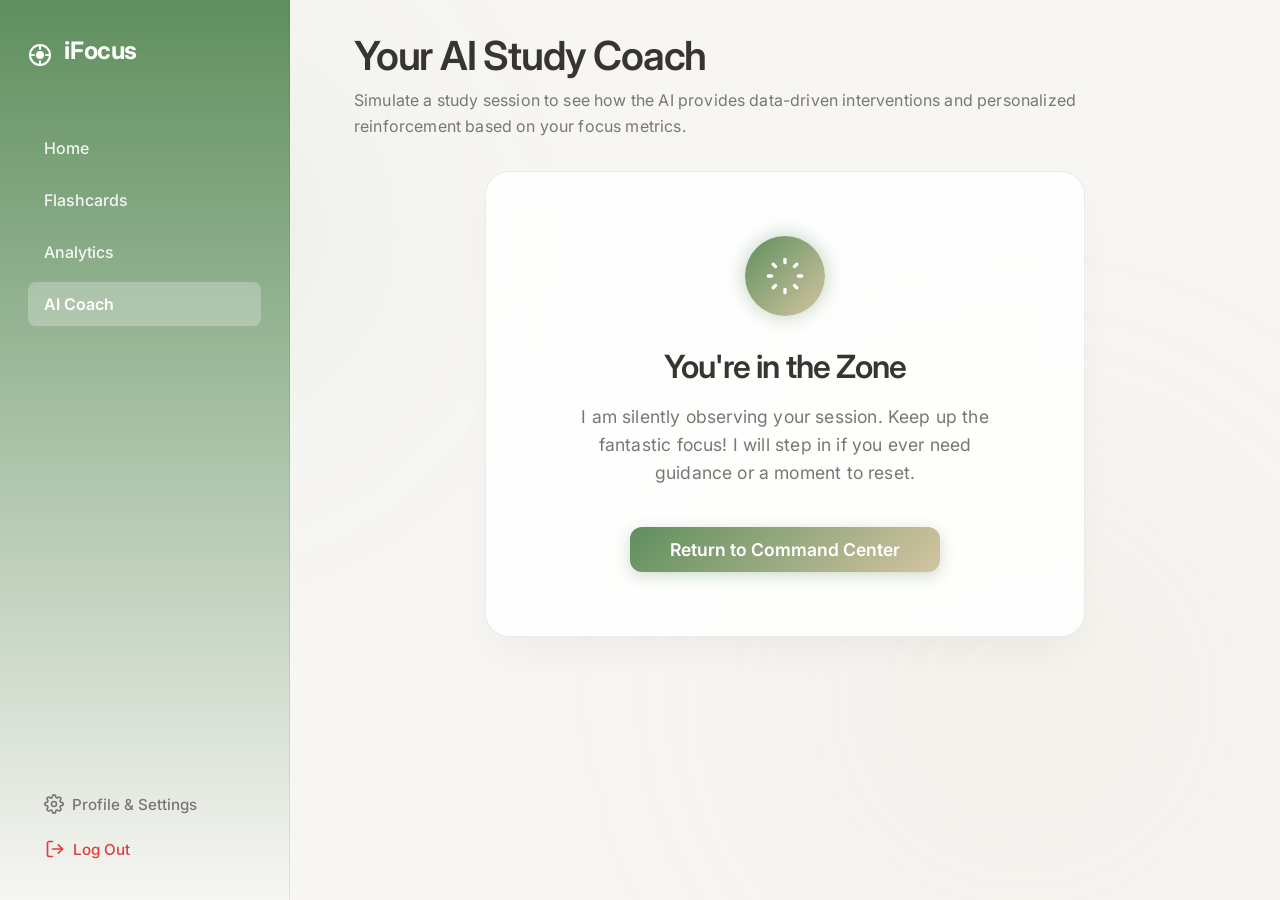
<file: coach.html>
<!DOCTYPE html>
<html lang="en">
<head>
    <meta charset="UTF-8">
    <meta name="viewport" content="width=device-width, initial-scale=1.0">
    <title>iFocus | Motivational AI Coach</title>
    <meta name="description" content="iFocus AI Study Coach — personalized interventions based on your focus metrics.">
    <link rel="stylesheet" href="style.css">
    <!-- Google Fonts -->
    <link rel="preconnect" href="https://fonts.googleapis.com">
    <link rel="preconnect" href="https://fonts.gstatic.com" crossorigin>
    <link href="https://fonts.googleapis.com/css2?family=Inter:wght@300;400;500;600;700&display=swap" rel="stylesheet">
</head>
<body>
    <div class="background-blobs">
        <div class="blob blob-1"></div>
        <div class="blob blob-2"></div>
    </div>

    <div class="app-container">
        <header>
            <div class="logo">
                <svg width="24" height="24" viewBox="0 0 24 24" fill="none" xmlns="http://www.w3.org/2000/svg">
                    <circle cx="12" cy="12" r="10" stroke="currentColor" stroke-width="2"/>
                    <circle cx="12" cy="12" r="4" fill="currentColor"/>
                    <line x1="12" y1="2" x2="12" y2="6" stroke="currentColor" stroke-width="2" stroke-linecap="round"/>
                    <line x1="12" y1="18" x2="12" y2="22" stroke="currentColor" stroke-width="2" stroke-linecap="round"/>
                    <line x1="2" y1="12" x2="6" y2="12" stroke="currentColor" stroke-width="2" stroke-linecap="round"/>
                    <line x1="18" y1="12" x2="22" y2="12" stroke="currentColor" stroke-width="2" stroke-linecap="round"/>
                </svg>
                <h1><span class="logo-accent">i</span>Focus</h1>
            </div>
            
            <nav class="nav-links">
                <a href="command-center.html">Home</a>
                <a href="index.html">Flashcards</a>
                <a href="analytics.html">Analytics</a>
                <a href="coach.html" class="active">AI Coach</a>
            </nav>

            <div class="sidebar-bottom">
                <a href="settings.html" class="sidebar-action">
                    <svg width="20" height="20" viewBox="0 0 24 24" fill="none" stroke="currentColor" stroke-width="2" stroke-linecap="round" stroke-linejoin="round"><circle cx="12" cy="12" r="3"></circle><path d="M19.4 15a1.65 1.65 0 0 0 .33 1.82l.06.06a2 2 0 0 1 0 2.83 2 2 0 0 1-2.83 0l-.06-.06a1.65 1.65 0 0 0-1.82-.33 1.65 1.65 0 0 0-1 1.51V21a2 2 0 0 1-2 2 2 2 0 0 1-2-2v-.09A1.65 1.65 0 0 0 9 19.4a1.65 1.65 0 0 0-1.82.33l-.06.06a2 2 0 0 1-2.83 0 2 2 0 0 1 0-2.83l.06-.06a1.65 1.65 0 0 0 .33-1.82 1.65 1.65 0 0 0-1.51-1H3a2 2 0 0 1-2-2 2 2 0 0 1 2-2h.09A1.65 1.65 0 0 0 4.6 9a1.65 1.65 0 0 0-.33-1.82l-.06-.06a2 2 0 0 1 0-2.83 2 2 0 0 1 2.83 0l.06.06a1.65 1.65 0 0 0 1.82.33H9a1.65 1.65 0 0 0 1-1.51V3a2 2 0 0 1 2-2 2 2 0 0 1 2 2v.09a1.65 1.65 0 0 0 1 1.51 1.65 1.65 0 0 0 1.82-.33l.06-.06a2 2 0 0 1 2.83 0 2 2 0 0 1 0 2.83l-.06.06a1.65 1.65 0 0 0-.33 1.82V9a1.65 1.65 0 0 0 1.51 1H21a2 2 0 0 1 2 2 2 2 0 0 1-2 2h-.09a1.65 1.65 0 0 0-1.51 1z"></path></svg> Profile & Settings
                </a>
                <a href="login.html" class="sidebar-action logout">
                    <svg width="20" height="20" viewBox="0 0 24 24" fill="none" stroke="currentColor" stroke-width="2" stroke-linecap="round" stroke-linejoin="round"><path d="M9 21H5a2 2 0 0 1-2-2V5a2 2 0 0 1 2-2h4"></path><polyline points="16 17 21 12 16 7"></polyline><line x1="21" y1="12" x2="9" y2="12"></line></svg>
                    Log Out
                </a>
            </div>
        </header>

        <main>
            <div class="hero-section" style="margin-bottom: 2rem; text-align: left;">
                <h2 style="font-size: 2.5rem; margin-bottom: 0.5rem;">Your AI Study Coach</h2>
                <p class="subtitle" style="max-width: 800px; margin: 0;">Simulate a study session to see how the AI provides data-driven interventions and personalized reinforcement based on your focus metrics.</p>
            </div>

            <div style="width: 100%; display: flex; justify-content: center;">
                <div id="noInsightState" class="glass-panel" style="text-align: center; padding: 4rem 2rem; max-width: 600px; width: 100%;">
                    <div class="ai-avatar pulse-animation" style="margin: 0 auto 2rem auto; width: 80px; height: 80px;">
                        <svg width="40" height="40" viewBox="0 0 24 24" fill="none" stroke="white" stroke-width="2" stroke-linecap="round" stroke-linejoin="round">
                            <path d="M12 2v2"></path>
                            <path d="M12 20v2"></path>
                            <path d="M4.93 4.93l1.41 1.41"></path>
                            <path d="M17.66 17.66l1.41 1.41"></path>
                            <path d="M2 12h2"></path>
                            <path d="M20 12h2"></path>
                            <path d="M6.34 17.66l-1.41 1.41"></path>
                            <path d="M19.07 4.93l-1.41 1.41"></path>
                        </svg>
                    </div>
                    <h2 style="font-size: 2rem; margin-bottom: 1rem;">You're in the Zone</h2>
                    <p style="color: var(--text-secondary); font-size: 1.1rem; line-height: 1.6; max-width: 450px; margin: 0 auto;">I am silently observing your session. Keep up the fantastic focus! I will step in if you ever need guidance or a moment to reset.</p>
                    <a href="command-center.html" class="btn-primary" style="display: inline-flex; text-decoration: none; margin-top: 2.5rem; padding: 0.75rem 2.5rem; width: auto;">Return to Command Center</a>
                </div>

                <div id="insightState" class="hidden glass-panel" style="text-align: center; padding: 4rem 2rem; max-width: 600px; width: 100%; border-color: var(--warning);">
                    <div class="ai-avatar pulse-animation-warning" style="margin: 0 auto 2rem auto; width: 80px; height: 80px; background: linear-gradient(135deg, var(--warning), #f59e0b);">
                        <svg width="40" height="40" viewBox="0 0 24 24" fill="none" stroke="white" stroke-width="2" stroke-linecap="round" stroke-linejoin="round">
                            <path d="M10.29 3.86L1.82 18a2 2 0 0 0 1.71 3h16.94a2 2 0 0 0 1.71-3L13.71 3.86a2 2 0 0 0-3.42 0z"></path>
                            <line x1="12" y1="9" x2="12" y2="13"></line>
                            <line x1="12" y1="17" x2="12.01" y2="17"></line>
                        </svg>
                    </div>
                    <h2 style="font-size: 2rem; margin-bottom: 1.5rem; color: var(--warning);">Coach Intervention</h2>
                    <p id="insightReason" style="font-size: 1.2rem; color: var(--text-primary); line-height: 1.6; margin-bottom: 2rem;"></p>
                    
                    <div style="background: rgba(95, 143, 94, 0.05); padding: 1.5rem; border-radius: var(--radius-md); margin-bottom: 2.5rem; border: 1px solid rgba(95, 143, 94, 0.2);">
                        <h3 style="color: var(--primary-accent); margin-bottom: 0.5rem;">Action Plan</h3>
                        <p id="coachRecommendation" style="color: var(--text-secondary); line-height: 1.6; font-size: 0.95rem;">We recommend pausing your current task. Take a 5-minute deep breathing break away from the screen before attempting to refocus.</p>
                    </div>

                    <div style="display: flex; gap: 1rem; justify-content: center;">
                        <a id="returnHomeBtn" href="command-center.html" class="btn-primary" style="text-decoration: none; margin: 0; width: auto; padding: 0.75rem 2rem;">Return to Home</a>
                    </div>
                </div>
            </div>
        </main>
    </div>

    <script src="coach.js"></script>
    <script src="global-timer.js?v=2"></script>
</body>
</html>
</file>
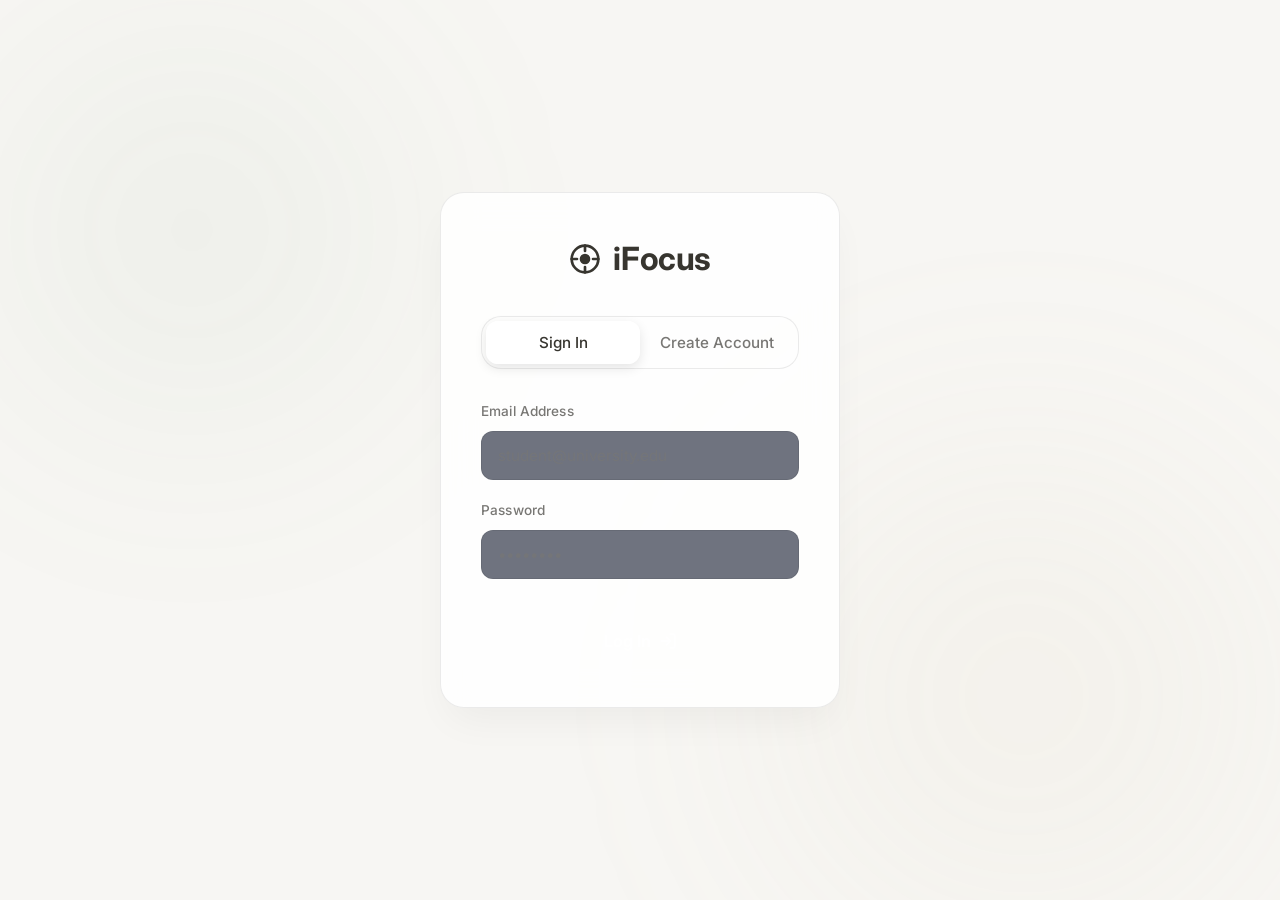
<file: login.html>
<!DOCTYPE html>
<html lang="en">
<head>
    <meta charset="UTF-8">
    <meta name="viewport" content="width=device-width, initial-scale=1.0">
    <title>iFocus | Login</title>
    <meta name="description" content="Login to iFocus">
    <link rel="stylesheet" href="style.css">
    <link rel="preconnect" href="https://fonts.googleapis.com">
    <link rel="preconnect" href="https://fonts.gstatic.com" crossorigin>
    <link href="https://fonts.googleapis.com/css2?family=Inter:wght@300;400;500;600;700&display=swap" rel="stylesheet">
    <style>
        body {
            display: flex;
            align-items: center;
            justify-content: center;
            min-height: 100vh;
            margin: 0;
            overflow: hidden;
        }

        .auth-container {
            width: 100%;
            max-width: 400px;
            padding: 2.5rem;
            text-align: center;
            animation: slideUpFade 0.6s cubic-bezier(0.16, 1, 0.3, 1) forwards;
        }

        .auth-logo {
            display: flex;
            align-items: center;
            justify-content: center;
            gap: 0.75rem;
            margin-bottom: 2rem;
            color: var(--text-primary);
        }

        .auth-logo h1 {
            font-size: 2rem;
            font-weight: 700;
            margin: 0;
            letter-spacing: -0.5px;
        }

        .auth-logo span {
            color: var(--primary);
        }

        .auth-tabs {
            display: flex;
            background: rgba(255, 255, 255, 0.03);
            border-radius: var(--radius-lg);
            padding: 0.25rem;
            margin-bottom: 2rem;
            border: 1px solid var(--glass-border);
        }

        .auth-tab {
            flex: 1;
            padding: 0.75rem;
            border: none;
            background: transparent;
            color: var(--text-secondary);
            font-size: 0.95rem;
            font-weight: 500;
            border-radius: var(--radius-md);
            cursor: pointer;
            transition: all 0.3s ease;
        }

        .auth-tab.active {
            background: var(--glass-bg);
            color: var(--text-primary);
            box-shadow: 0 4px 12px rgba(0,0,0,0.1);
        }

        .auth-form {
            display: flex;
            flex-direction: column;
            gap: 1.25rem;
            text-align: left;
        }

        .input-group {
            display: flex;
            flex-direction: column;
            gap: 0.5rem;
        }

        .input-group label {
            font-size: 0.85rem;
            font-weight: 500;
            color: var(--text-secondary);
        }

        .input-field {
            width: 100%;
            padding: 0.875rem 1rem;
            background: rgba(15, 23, 42, 0.6);
            border: 1px solid var(--glass-border);
            border-radius: var(--radius-md);
            color: var(--text-primary);
            font-size: 0.95rem;
            transition: all 0.2s ease;
            box-sizing: border-box;
        }

        .input-field:focus {
            outline: none;
            border-color: var(--primary);
            box-shadow: 0 0 0 3px rgba(16, 185, 129, 0.1);
        }

        .auth-btn {
            margin-top: 1rem;
            width: 100%;
            padding: 1rem;
            background: var(--primary);
            color: white;
            border: none;
            border-radius: var(--radius-md);
            font-weight: 600;
            font-size: 1rem;
            cursor: pointer;
            transition: all 0.2s ease;
            display: flex;
            justify-content: center;
            align-items: center;
            gap: 0.5rem;
        }

        .auth-btn:hover {
            background: var(--primary-accent);
            transform: translateY(-1px);
            box-shadow: 0 4px 12px rgba(16, 185, 129, 0.2);
        }

        @keyframes slideUpFade {
            from { opacity: 0; transform: translateY(20px); }
            to { opacity: 1; transform: translateY(0); }
        }
    </style>
</head>
<body>
    <div class="background-blobs">
        <div class="blob blob-1"></div>
        <div class="blob blob-2"></div>
    </div>

    <div class="glass-panel auth-container">
        <div class="auth-logo">
            <svg width="32" height="32" viewBox="0 0 24 24" fill="none" xmlns="http://www.w3.org/2000/svg">
                <circle cx="12" cy="12" r="10" stroke="currentColor" stroke-width="2"/>
                <circle cx="12" cy="12" r="4" fill="currentColor"/>
                <line x1="12" y1="2" x2="12" y2="6" stroke="currentColor" stroke-width="2" stroke-linecap="round"/>
                <line x1="12" y1="18" x2="12" y2="22" stroke="currentColor" stroke-width="2" stroke-linecap="round"/>
                <line x1="2" y1="12" x2="6" y2="12" stroke="currentColor" stroke-width="2" stroke-linecap="round"/>
                <line x1="18" y1="12" x2="22" y2="12" stroke="currentColor" stroke-width="2" stroke-linecap="round"/>
            </svg>
            <h1><span>i</span>Focus</h1>
        </div>

        <div class="auth-tabs">
            <button class="auth-tab active" id="tabLogin">Sign In</button>
            <button class="auth-tab" id="tabRegister">Create Account</button>
        </div>

        <form class="auth-form" id="loginForm">
            <div class="input-group">
                <label>Email Address</label>
                <input type="email" class="input-field" placeholder="student@university.edu" required>
            </div>
            <div class="input-group">
                <label>Password</label>
                <input type="password" class="input-field" placeholder="••••••••" required>
            </div>
            <button type="submit" class="auth-btn">
                Log In
                <svg width="18" height="18" viewBox="0 0 24 24" fill="none" stroke="currentColor" stroke-width="2" stroke-linecap="round" stroke-linejoin="round"><path d="M15 3h4a2 2 0 0 1 2 2v14a2 2 0 0 1-2 2h-4"></path><polyline points="10 17 15 12 10 7"></polyline><line x1="15" y1="12" x2="3" y2="12"></line></svg>
            </button>
        </form>

        <form class="auth-form" id="registerForm" style="display: none;">
            <div class="input-group">
                <label>Full Name</label>
                <input type="text" class="input-field" placeholder="John Doe">
            </div>
            <div class="input-group">
                <label>Email Address</label>
                <input type="email" class="input-field" placeholder="student@university.edu">
            </div>
            <div class="input-group">
                <label>Password</label>
                <input type="password" class="input-field" placeholder="Create a password">
            </div>
            <button type="submit" class="auth-btn">
                Create Account
                <svg width="18" height="18" viewBox="0 0 24 24" fill="none" stroke="currentColor" stroke-width="2" stroke-linecap="round" stroke-linejoin="round"><path d="M16 21v-2a4 4 0 0 0-4-4H5a4 4 0 0 0-4 4v2"></path><circle cx="8.5" cy="7" r="4"></circle><line x1="20" y1="8" x2="20" y2="14"></line><line x1="23" y1="11" x2="17" y2="11"></line></svg>
            </button>
        </form>
    </div>

    <script>
        const tabLogin = document.getElementById('tabLogin');
        const tabRegister = document.getElementById('tabRegister');
        const loginForm = document.getElementById('loginForm');
        const registerForm = document.getElementById('registerForm');

        tabLogin.addEventListener('click', () => {
            tabLogin.classList.add('active');
            tabRegister.classList.remove('active');
            loginForm.style.display = 'flex';
            registerForm.style.display = 'none';
        });

        tabRegister.addEventListener('click', () => {
            tabRegister.classList.add('active');
            tabLogin.classList.remove('active');
            registerForm.style.display = 'flex';
            loginForm.style.display = 'none';
        });

        loginForm.addEventListener('submit', (e) => {
            e.preventDefault();
            // Redirect to home dashboard
            window.location.href = 'command-center.html';
        });

        registerForm.addEventListener('submit', (e) => {
            e.preventDefault();
            // Redirect to home dashboard
            window.location.href = 'command-center.html';
        });
    </script>
</body>
</html>
</file>
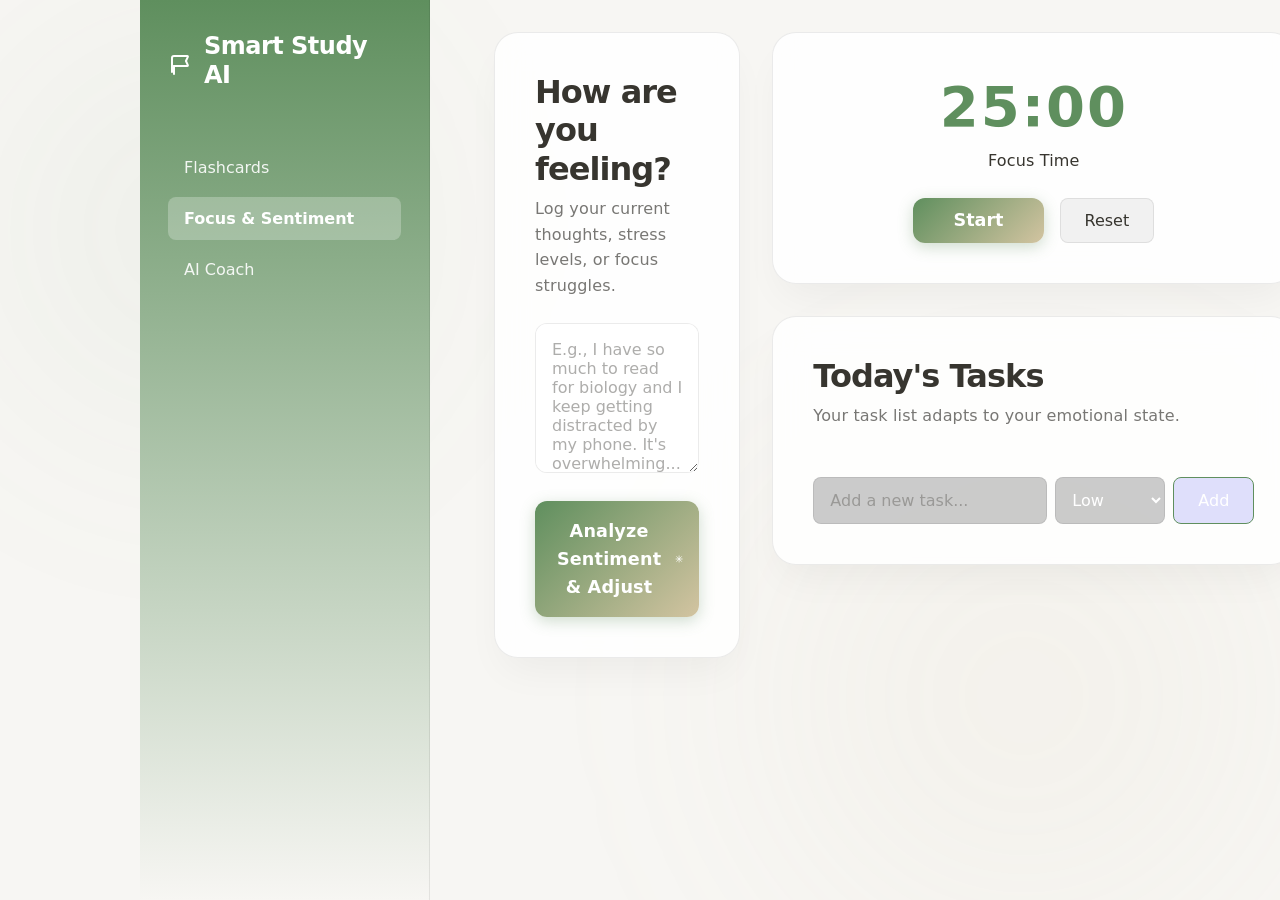
<file: sentiment.html>
<!DOCTYPE html>
<html lang="en">
<head>
    <meta charset="UTF-8">
    <meta name="viewport" content="width=device-width, initial-scale=1.0">
    <title>Smart Study AI | Focus & Sentiment</title>
    <link rel="stylesheet" href="style.css">
    <link rel="preconnect" href="https://fonts.googleapis.com">
    <link rel="preconnect" href="https://fonts.gstatic.com" crossorigin>
    <link href="https://fonts.googleapis.com/css2?family=Outfit:wght@300;400;500;600;700&display=swap" rel="stylesheet">
    <style>
        .sentiment-container {
            display: grid;
            grid-template-columns: 1.2fr 1fr;
            gap: 2rem;
            width: 100%;
        }
        @media (max-width: 768px) {
            .sentiment-container {
                grid-template-columns: 1fr;
            }
        }
        
        .task-list {
            margin-top: 1.5rem;
            display: flex;
            flex-direction: column;
            gap: 1rem;
        }
        .task-item {
            background: rgba(0,0,0,0.2);
            border: 1px solid var(--glass-border);
            padding: 1.25rem;
            border-radius: 12px;
            display: flex;
            justify-content: space-between;
            align-items: center;
            transition: all 0.4s ease;
        }
        .task-item.high-effort {
            border-left: 4px solid var(--error);
        }
        .task-item.medium-effort {
            border-left: 4px solid #f59e0b;
        }
        .task-item.quick-win {
            border-left: 4px solid var(--success);
        }
        
        .intervention-card {
            background: rgba(99, 102, 241, 0.1);
            border: 1px solid var(--primary-accent);
            padding: 1.5rem;
            border-radius: 12px;
            margin-top: 1.5rem;
            animation: fadeIn 0.5s ease;
        }
        
        .state-badge {
            display: inline-block;
            padding: 0.35rem 1rem;
            border-radius: 20px;
            font-size: 0.9rem;
            font-weight: 600;
            margin-bottom: 1rem;
        }
        .state-Stressed { background: rgba(239, 68, 68, 0.2); color: #fca5a5; }
        .state-Distracted { background: rgba(245, 158, 11, 0.2); color: #fcd34d; }
        .state-Engaged { background: rgba(16, 185, 129, 0.2); color: #6ee7b7; }
        .state-Motivated { background: rgba(99, 102, 241, 0.2); color: #a5b4fc; }
    </style>
</head>
<body>
    <div class="background-blobs">
        <div class="blob blob-1"></div>
        <div class="blob blob-2"></div>
    </div>

    <div class="app-container" style="max-width: 1000px;">
        <header>
            <div class="logo">
                <svg width="24" height="24" viewBox="0 0 24 24" fill="none" xmlns="http://www.w3.org/2000/svg">
                    <path d="M4 19V5C4 3.89543 4.89543 3 6 3H19.4C19.8319 3 20.1066 3.44754 19.9238 3.8443L18 8L19.9238 12.1557C20.1066 12.5525 19.8319 13 19.4 13H6" stroke="currentColor" stroke-width="2" stroke-linecap="round" stroke-linejoin="round"/>
                    <path d="M6 13V21" stroke="currentColor" stroke-width="2" stroke-linecap="round" stroke-linejoin="round"/>
                </svg>
                <h1>Smart Study AI</h1>
            </div>
            <nav class="nav-links">
                <a href="index.html">Flashcards</a>
                <a href="sentiment.html" class="active">Focus & Sentiment</a>
                <a href="coach.html">AI Coach</a>
            </nav>
            <div class="settings">
                <!-- Keep settings space empty for layout balance -->
                <div style="width:44px;"></div>
            </div>
        </header>

        <main class="sentiment-container">
            <div class="left-col" style="display: flex; flex-direction: column; gap: 2rem;">
                <div class="glass-panel">
                    <h2>How are you feeling?</h2>
                    <p class="subtitle" style="margin-bottom: 1.5rem;">Log your current thoughts, stress levels, or focus struggles.</p>
                    <textarea id="reflectionInput" placeholder="E.g., I have so much to read for biology and I keep getting distracted by my phone. It's overwhelming..." style="height: 150px; margin-bottom: 1.5rem;"></textarea>
                    
                    <button id="analyzeBtn" class="btn-primary" style="margin-top: 0;">
                        <span class="btn-text">Analyze Sentiment & Adjust</span>
                        <svg class="sparkle" width="20" height="20" viewBox="0 0 24 24" fill="none" stroke="currentColor" stroke-width="2" stroke-linecap="round" stroke-linejoin="round"><path d="M12 3v18"></path><path d="M3 12h18"></path><path d="M19 5l-14 14"></path><path d="M5 5l14 14"></path></svg>
                    </button>
                </div>

                <div class="glass-panel hidden" id="interventionSection">
                    <h2>AI Intervention</h2>
                    <div id="interventionContent" class="intervention-card">
                        <!-- Filled by JS -->
                    </div>
                </div>
            </div>

            <div class="right-col">
                <div class="glass-panel" style="margin-bottom: 2rem; text-align: center;">
                    <h2 id="timerDisplay" style="font-size: 3.5rem; font-weight: 700; color: var(--primary-accent); font-variant-numeric: tabular-nums; letter-spacing: 2px;">25:00</h2>
                    <p id="timerLabel" class="subtitle" style="margin-bottom: 1.5rem; color: var(--text-primary);">Focus Time</p>
                    
                    <div style="display: flex; justify-content: center; gap: 1rem;">
                        <button id="startTimerBtn" class="btn-primary" style="width: auto; padding: 0.75rem 2.5rem; margin-top: 0; font-size: 1.1rem;">Start</button>
                        <button id="resetTimerBtn" class="btn-secondary" style="padding: 0.75rem 1.5rem;">Reset</button>
                    </div>
                </div>

                <div class="glass-panel">
                    <h2>Today's Tasks</h2>
                    <p class="subtitle" style="margin-bottom: 0.5rem;">Your task list adapts to your emotional state.</p>
                    
                    <div class="task-list" id="taskList">
                        <!-- Filled by JS -->
                    </div>

                    <div style="display: flex; gap: 0.5rem; margin-top: 1.5rem;">
                        <input type="text" id="newTaskInput" placeholder="Add a new task..." style="flex: 1; background: rgba(0,0,0,0.2); border: 1px solid var(--glass-border); border-radius: 8px; padding: 0.75rem 1rem; color: white;">
                        <select id="newTaskEffort" style="background: rgba(0,0,0,0.2); border: 1px solid var(--glass-border); border-radius: 8px; padding: 0.75rem; color: white; outline: none; cursor: pointer;">
                            <option value="Low (Quick Win)" style="background: var(--bg-color);">Low</option>
                            <option value="Medium" style="background: var(--bg-color);">Medium</option>
                            <option value="High" style="background: var(--bg-color);">High</option>
                        </select>
                        <button id="addTaskBtn" class="btn-secondary" style="padding: 0.75rem 1.5rem; background: rgba(99, 102, 241, 0.2); border-color: var(--primary-accent); color: white;">Add</button>
                    </div>
                </div>
            </div>
        </main>
    </div>

    <script src="sentiment.js"></script>
</body>
</html>
</file>
<file: style.css>
:root {
    --bg-color: #f7f6f3;
    --bg-surface: #ffffff;
    --text-primary: #37352f;
    --text-secondary: #787774;
    --primary-accent: #5f8f5e;
    --primary-hover: #4e7a4d;
    --secondary-accent: #d3c4a1;
    --glass-bg: rgba(255, 255, 255, 0.85);
    --glass-border: rgba(0, 0, 0, 0.08);
    --card-front: #ffffff;
    --card-back: #eef1e6;
    --success: #0f7b6c;
    --warning: #d97706;
    --error: #e03e3e;
    --radius-sm: 8px;
    --radius-md: 12px;
    --radius-lg: 20px;
    --radius-xl: 24px;
}

* {
    margin: 0;
    padding: 0;
    box-sizing: border-box;
    font-family: 'Inter', system-ui, -apple-system, sans-serif;
}

input, button, textarea, select {
    font-family: inherit;
    font-size: inherit;
    color: inherit;
}

body {
    background-color: var(--bg-color);
    color: var(--text-primary);
    min-height: 100vh;
    display: flex;
    justify-content: center;
    overflow-x: hidden;
    position: relative;
    -webkit-font-smoothing: antialiased;
    -moz-osx-font-smoothing: grayscale;
}

/* ===== Typography Base ===== */
h1, h2, h3, h4, h5, h6 {
    color: var(--text-primary);
    font-weight: 700;
    line-height: 1.2;
    letter-spacing: -0.03em;
    margin-bottom: 0.5rem;
}

h1 {
    font-size: 2.5rem;
}

h2 {
    font-size: 2rem;
}

h3 {
    font-size: 1.25rem;
    font-weight: 600;
    letter-spacing: -0.01em;
}

p, li, label, span {
    line-height: 1.6;
    letter-spacing: 0.01em;
}

p {
    margin-bottom: 1rem;
    color: var(--text-secondary);
}

p:last-child {
    margin-bottom: 0;
}

strong, b {
    font-weight: 600;
    color: var(--text-primary);
}

/* ===== Background Effects ===== */
.background-blobs {
    position: fixed;
    top: 0;
    left: 0;
    width: 100vw;
    height: 100vh;
    z-index: -1;
    overflow: hidden;
}

.blob {
    position: absolute;
    filter: blur(100px);
    border-radius: 50%;
    opacity: 0.5;
    animation: float 20s infinite alternate;
}

.blob-1 {
    top: -10%;
    left: -10%;
    width: 50vw;
    height: 50vw;
    background: radial-gradient(circle, rgba(95,143,94,0.15) 0%, rgba(255,255,255,0) 70%);
}

.blob-2 {
    bottom: -20%;
    right: -10%;
    width: 60vw;
    height: 60vw;
    background: radial-gradient(circle, rgba(211,196,161,0.2) 0%, rgba(255,255,255,0) 70%);
    animation-delay: -10s;
}

@keyframes float {
    0% { transform: translate(0, 0) scale(1); }
    100% { transform: translate(5%, 10%) scale(1.1); }
}

/* ===== App Container ===== */
.app-container {
    width: 100%;
    padding: 0;
    display: flex;
    flex-direction: row;
    gap: 0;
    align-items: flex-start;
}

.app-container.wide {
    width: 100%;
}

/* ===== Sidebar Header ===== */
header {
    display: flex;
    flex-direction: column;
    width: 290px;
    height: 100vh;
    position: sticky;
    top: 0;
    flex-shrink: 0;
    background: linear-gradient(180deg, var(--primary-accent) 0%, var(--bg-color) 100%);
    padding: 2rem 1.75rem;
    box-sizing: border-box;
    border-right: 1px solid var(--glass-border);
}

.logo {
    display: flex;
    align-items: center;
    gap: 0.75rem;
    color: #ffffff;
    margin-bottom: 3rem;
}

.logo h1 {
    font-size: 1.5rem;
    font-weight: 700;
    color: #ffffff;
    letter-spacing: -0.5px;
}

.logo .logo-accent {
    background: none;
    -webkit-background-clip: border-box;
    -webkit-text-fill-color: #ffffff;
    background-clip: border-box;
    color: #ffffff;
}

.nav-links {
    display: flex;
    flex-direction: column;
    gap: 0.5rem;
}

.nav-links a {
    color: rgba(255, 255, 255, 0.9);
    text-decoration: none;
    font-weight: 500;
    font-size: 1rem;
    transition: all 0.25s ease;
    padding: 0.75rem 1rem;
    border-radius: var(--radius-sm);
    display: block;
}

.nav-links a:hover {
    color: #ffffff;
    background: rgba(255, 255, 255, 0.15);
}

.nav-links a.active {
    color: #ffffff;
    background: rgba(255, 255, 255, 0.25);
    font-weight: 600;
}

.sidebar-bottom {
    margin-top: auto;
    display: flex;
    flex-direction: column;
    gap: 0.5rem;
}

.sidebar-bottom a {
    color: var(--text-secondary);
    text-decoration: none;
    font-weight: 500;
    font-size: 0.95rem;
    transition: all 0.25s ease;
    padding: 0.5rem 1rem;
    border-radius: var(--radius-sm);
    display: flex;
    align-items: center;
    gap: 0.5rem;
}

.sidebar-bottom a:hover {
    color: var(--text-primary);
    background: rgba(0, 0, 0, 0.05);
}

.sidebar-bottom a.logout {
    color: var(--error);
    background: transparent;
    border: 1px solid transparent;
}

.sidebar-bottom a.logout:hover {
    background: rgba(224, 62, 62, 0.1);
    color: var(--error);
}

main {
    flex: 1;
    min-width: 0; /* Prevents flex children from overflowing */
    padding: 2rem 4rem;
}

/* ===== Glassmorphism Panels ===== */
.glass-panel {
    background: var(--glass-bg);
    backdrop-filter: blur(16px);
    -webkit-backdrop-filter: blur(16px);
    border: 1px solid var(--glass-border);
    border-radius: var(--radius-xl);
    padding: 2.5rem;
    box-shadow: 0 20px 40px -10px rgba(0, 0, 0, 0.05);
    transition: all 0.4s cubic-bezier(0.4, 0, 0.2, 1);
}

.hidden {
    display: none !important;
}

/* ===== Typography ===== */
h2 {
    font-size: 2rem;
    font-weight: 600;
    margin-bottom: 0.5rem;
}

.subtitle {
    color: var(--text-secondary);
    margin-bottom: 2rem;
}

/* ===== Tabs ===== */
.tabs {
    display: flex;
    gap: 1rem;
    margin-bottom: 1.5rem;
    border-bottom: 1px solid var(--glass-border);
    padding-bottom: 1rem;
}

.tab {
    background: transparent;
    border: none;
    color: var(--text-secondary);
    font-size: 1rem;
    font-weight: 500;
    cursor: pointer;
    padding: 0.5rem 1rem;
    border-radius: var(--radius-sm);
    transition: all 0.2s ease;
}

.tab:hover {
    color: var(--text-primary);
    background: rgba(0, 0, 0, 0.05);
}

.tab.active {
    color: var(--primary-accent);
    background: rgba(95, 143, 94, 0.1);
}

.tab-content {
    display: none;
    animation: fadeIn 0.3s ease;
}

.tab-content.active {
    display: block;
}

@keyframes fadeIn {
    from { opacity: 0; transform: translateY(10px); }
    to { opacity: 1; transform: translateY(0); }
}

@keyframes slideUp {
    from { opacity: 0; transform: translateY(20px); }
    to { opacity: 1; transform: translateY(0); }
}

@keyframes pulse {
    0%, 100% { opacity: 1; }
    50% { opacity: 0.6; }
}

/* ===== Inputs ===== */
textarea {
    width: 100%;
    height: 200px;
    background: var(--bg-surface);
    border: 1px solid var(--glass-border);
    border-radius: var(--radius-md);
    padding: 1rem;
    color: var(--text-primary);
    font-size: 1rem;
    resize: vertical;
    transition: border-color 0.2s ease;
}

textarea:focus {
    outline: none;
    border-color: var(--primary-accent);
}

.file-drop-zone {
    width: 100%;
    height: 200px;
    border: 2px dashed var(--glass-border);
    border-radius: var(--radius-md);
    display: flex;
    flex-direction: column;
    align-items: center;
    justify-content: center;
    gap: 1rem;
    background: rgba(0, 0, 0, 0.1);
    transition: all 0.3s ease;
}

.file-drop-zone.dragover {
    border-color: var(--primary-accent);
    background: rgba(95, 143, 94, 0.1);
}

.file-drop-zone p {
    color: var(--text-secondary);
}

.file-name {
    color: var(--primary-accent) !important;
    font-weight: 500;
    word-break: break-all;
    max-width: 90%;
    text-align: center;
}

/* ===== Buttons ===== */
.btn-primary {
    width: 100%;
    background: linear-gradient(135deg, var(--primary-accent), var(--secondary-accent));
    color: white;
    border: none;
    padding: 1rem;
    border-radius: var(--radius-md);
    font-size: 1.1rem;
    font-weight: 600;
    cursor: pointer;
    margin-top: 2rem;
    display: flex;
    align-items: center;
    justify-content: center;
    gap: 0.5rem;
    transition: all 0.3s ease;
    box-shadow: 0 4px 15px rgba(95, 143, 94, 0.3);
}

.btn-primary:hover {
    transform: translateY(-2px);
    box-shadow: 0 8px 25px rgba(95, 143, 94, 0.4);
}

.btn-primary:active {
    transform: translateY(0);
}

.btn-primary:disabled {
    opacity: 0.6;
    cursor: not-allowed;
    transform: none;
}

.sparkle {
    animation: spin 3s linear infinite;
}

@keyframes spin {
    100% { transform: rotate(360deg); }
}

.btn-secondary {
    background: rgba(0, 0, 0, 0.05);
    color: var(--text-primary);
    border: 1px solid var(--glass-border);
    padding: 0.75rem 1.5rem;
    border-radius: var(--radius-sm);
    font-weight: 500;
    cursor: pointer;
    transition: all 0.2s ease;
}

.btn-secondary:hover {
    background: rgba(0, 0, 0, 0.1);
}

.btn-secondary.small {
    padding: 0.5rem 1rem;
    font-size: 0.9rem;
}

.icon-btn {
    background: transparent;
    border: 1px solid var(--glass-border);
    color: var(--text-primary);
    width: 44px;
    height: 44px;
    border-radius: 50%;
    display: flex;
    align-items: center;
    justify-content: center;
    cursor: pointer;
    transition: all 0.2s ease;
}

.icon-btn:hover {
    background: rgba(0, 0, 0, 0.05);
    border-color: var(--glass-border);
}

.icon-btn:disabled {
    opacity: 0.5;
    cursor: not-allowed;
}

/* ===== Loading Section ===== */
.loading-section {
    text-align: center;
    display: flex;
    flex-direction: column;
    align-items: center;
    gap: 1.5rem;
}

.spinner {
    width: 60px;
    height: 60px;
    border: 4px solid rgba(95, 143, 94, 0.2);
    border-top-color: var(--primary-accent);
    border-radius: 50%;
    animation: spinner 1s linear infinite;
}

@keyframes spinner {
    to { transform: rotate(360deg); }
}

.progress-bar {
    width: 100%;
    height: 6px;
    background: rgba(0, 0, 0, 0.05);
    border-radius: 3px;
    overflow: hidden;
}

.progress-fill {
    width: 0%;
    height: 100%;
    background: var(--primary-accent);
    transition: width 0.3s ease;
}

/* ===== Flashcard Deck Section ===== */
.deck-header {
    display: flex;
    justify-content: space-between;
    align-items: center;
    margin-bottom: 2rem;
    flex-wrap: wrap;
    gap: 1rem;
}

.flashcard-container {
    perspective: 1000px;
    width: 100%;
    height: 350px;
    margin-bottom: 2rem;
    position: relative;
}

.flashcard {
    width: 100%;
    height: 100%;
    position: absolute;
    transform-style: preserve-3d;
    transition: transform 0.6s cubic-bezier(0.4, 0, 0.2, 1);
    cursor: pointer;
}

.flashcard.flipped {
    transform: rotateX(180deg);
}

.card-face {
    position: absolute;
    width: 100%;
    height: 100%;
    backface-visibility: hidden;
    -webkit-backface-visibility: hidden;
    display: flex;
    flex-direction: column;
    align-items: center;
    justify-content: center;
    padding: 2rem;
    border-radius: var(--radius-xl);
    text-align: center;
    box-shadow: 0 12px 24px rgba(0, 0, 0, 0.06);
    border: 1px solid var(--glass-border);
    transition: border 0.3s ease, box-shadow 0.3s ease;
}

.card-front {
    background: #ffffff;
}

.card-back {
    background: #ffffff;
    transform: rotateX(180deg);
}

.tag {
    position: absolute;
    top: 1.5rem;
    left: 1.5rem;
    background: rgba(0, 0, 0, 0.05);
    padding: 0.25rem 0.75rem;
    border-radius: 20px;
    font-size: 0.8rem;
    text-transform: uppercase;
    letter-spacing: 1px;
    color: var(--primary-accent);
    font-weight: 600;
}

.card-content {
    font-size: 1.5rem;
    line-height: 1.4;
    font-weight: 500;
    max-height: 75%;
    width: 100%;
    overflow-y: auto;
    padding: 0.5rem;
    scrollbar-width: thin;
    scrollbar-color: var(--primary-accent) transparent;
    text-align: center;
}

.card-content::-webkit-scrollbar {
    width: 6px;
}
.card-content::-webkit-scrollbar-thumb {
    background-color: var(--primary-accent);
    border-radius: 3px;
}

.card-back .card-content {
    font-size: 1.2rem;
    color: var(--text-primary);
    white-space: pre-wrap;
    text-align: center;
}

.flip-hint {
    position: absolute;
    bottom: 1.5rem;
    font-size: 0.8rem;
    color: var(--text-secondary);
    display: flex;
    align-items: center;
    gap: 0.5rem;
}

.deck-controls {
    display: flex;
    justify-content: center;
    align-items: center;
    gap: 2rem;
}

#cardCounter {
    font-weight: 600;
    font-size: 1.1rem;
    min-width: 60px;
    text-align: center;
}

.hint {
    text-align: center;
    color: var(--text-secondary);
    font-size: 0.9rem;
    margin-top: 1.5rem;
}

/* ===== Flashcard Collections ===== */
.collections-grid {
    display: grid;
    grid-template-columns: repeat(auto-fill, minmax(220px, 1fr));
    gap: 1.25rem;
    margin-top: 1.5rem;
}

.collection-card {
    background: var(--bg-surface);
    border: 1px solid var(--glass-border);
    border-radius: var(--radius-md);
    padding: 1.5rem;
    cursor: pointer;
    transition: all 0.3s ease;
    position: relative;
    overflow: hidden;
}

.collection-card::before {
    content: '';
    position: absolute;
    top: 0;
    left: 0;
    right: 0;
    height: 3px;
    background: linear-gradient(90deg, var(--primary-accent), var(--secondary-accent));
    opacity: 0;
    transition: opacity 0.3s ease;
}

.collection-card:hover {
    border-color: var(--primary-accent);
    transform: translateY(-4px);
    box-shadow: 0 8px 24px rgba(95, 143, 94, 0.2);
}

.collection-card:hover::before {
    opacity: 1;
}

.collection-card h4 {
    font-size: 1.1rem;
    margin-bottom: 0.5rem;
    color: var(--text-primary);
}

.collection-card .card-count {
    font-size: 0.85rem;
    color: var(--text-secondary);
}

.collection-card .collection-date {
    font-size: 0.75rem;
    color: var(--text-secondary);
    margin-top: 0.75rem;
    opacity: 0.7;
}

.kebab-dropdown button.action-btn {
    width: 100%;
    text-align: left;
    padding: 0.6rem 0.75rem;
    background: transparent;
    border: none;
    cursor: pointer;
    border-radius: 6px;
    display: flex;
    align-items: center;
    gap: 0.5rem;
    font-size: 0.9rem;
    font-weight: 500;
    transition: background 0.2s ease;
}

.kebab-dropdown button.rename-collection {
    color: var(--text-primary);
}

.kebab-dropdown button.rename-collection:hover {
    background: rgba(0, 0, 0, 0.05);
}

.kebab-dropdown button.delete-collection {
    color: #e53935;
}

.kebab-dropdown button.delete-collection:hover {
    background: rgba(229, 57, 53, 0.1);
}

.empty-state {
    text-align: center;
    padding: 3rem 1rem;
    color: var(--text-secondary);
}

.empty-state svg {
    opacity: 0.3;
    margin-bottom: 1rem;
}

/* ===== Command Center ===== */
.command-center-layout {
    display: flex;
    flex-direction: column;
    gap: 2rem;
}

.todo-input-row {
    display: flex;
    gap: 0.5rem;
}

.todo-input-row input[type="text"] {
    flex: 1;
    background: var(--bg-surface);
    border: 1px solid var(--glass-border);
    border-radius: var(--radius-sm);
    padding: 0.75rem 1rem;
    color: var(--text-primary);
    font-size: 0.95rem;
    transition: border-color 0.2s ease;
}

.todo-input-row input[type="text"]:focus {
    outline: none;
    border-color: var(--primary-accent);
}

.todo-input-row select {
    background: var(--bg-surface);
    border: 1px solid var(--glass-border);
    border-radius: var(--radius-sm);
    padding: 0.75rem;
    color: var(--text-primary);
    outline: none;
    cursor: pointer;
    font-size: 0.9rem;
}

.todo-input-row select option {
    background: var(--bg-surface);
}

.todo-list {
    display: flex;
    flex-direction: column;
    gap: 0.75rem;
    margin-top: 1.5rem;
    min-height: 60px;
}

.todo-item {
    background: var(--bg-surface);
    border: 1px solid var(--glass-border);
    padding: 1rem 1.25rem;
    border-radius: var(--radius-md);
    display: flex;
    align-items: center;
    gap: 1rem;
    transition: all 0.3s ease;
    cursor: grab;
    animation: fadeIn 0.3s ease;
}

.todo-item:active {
    cursor: grabbing;
}

.todo-item.dragging {
    opacity: 0.5;
    transform: scale(0.98);
}

.todo-item.completed .todo-text {
    text-decoration: line-through;
    opacity: 0.5;
}

.todo-item.priority-high {
    border-left: 4px solid var(--error);
}

.todo-item.priority-medium {
    border-left: 4px solid var(--warning);
}

.todo-item.priority-low {
    border-left: 4px solid var(--success);
}

.todo-checkbox {
    width: 22px;
    height: 22px;
    border-radius: 50%;
    border: 2px solid var(--glass-border);
    display: flex;
    align-items: center;
    justify-content: center;
    cursor: pointer;
    transition: all 0.2s ease;
    flex-shrink: 0;
}

.todo-checkbox:hover {
    border-color: var(--primary-accent);
}

.todo-checkbox.checked {
    background: var(--success);
    border-color: var(--success);
}

.todo-text {
    flex: 1;
    font-size: 1rem;
    color: var(--text-primary);
}

.todo-priority-badge {
    font-size: 0.75rem;
    padding: 0.2rem 0.6rem;
    border-radius: 20px;
    font-weight: 600;
    text-transform: uppercase;
    letter-spacing: 0.5px;
    flex-shrink: 0;
}

.todo-priority-badge.high {
    background: rgba(239, 68, 68, 0.15);
    color: #fca5a5;
}

.todo-priority-badge.medium {
    background: rgba(245, 158, 11, 0.15);
    color: #fcd34d;
}

.todo-priority-badge.low {
    background: rgba(16, 185, 129, 0.15);
    color: #6ee7b7;
}

.todo-delete {
    background: none;
    border: none;
    color: var(--text-secondary);
    cursor: pointer;
    opacity: 0.4;
    transition: opacity 0.2s ease, color 0.2s ease;
    padding: 4px;
}

.todo-item:hover .todo-delete {
    opacity: 1;
}

.todo-delete:hover {
    color: var(--error);
}

.sync-badge {
    display: inline-flex;
    align-items: center;
    gap: 0.4rem;
    font-size: 0.8rem;
    color: var(--success);
    background: rgba(16, 185, 129, 0.1);
    padding: 0.3rem 0.8rem;
    border-radius: 20px;
    margin-left: auto;
}

.sync-badge .dot {
    width: 6px;
    height: 6px;
    background: var(--success);
    border-radius: 50%;
    animation: pulse 2s ease-in-out infinite;
}

/* ===== Focus Timer Page ===== */
.focus-layout {
    display: grid;
    grid-template-columns: 1fr 1fr;
    gap: 2rem;
}

@media (max-width: 768px) {
    .focus-layout {
        grid-template-columns: 1fr;
    }
}

.timer-circle {
    width: 280px;
    height: 280px;
    border-radius: 50%;
    background: conic-gradient(var(--primary-accent) var(--progress, 0%), rgba(0,0,0,0.05) 0%);
    display: flex;
    align-items: center;
    justify-content: center;
    margin: 0 auto 2rem;
    position: relative;
}

.timer-circle::after {
    content: '';
    position: absolute;
    inset: 8px;
    border-radius: 50%;
    background: var(--bg-surface);
}

.timer-inner {
    position: relative;
    z-index: 1;
    text-align: center;
}

.timer-display {
    font-size: 3.5rem;
    font-weight: 700;
    color: var(--primary-accent);
    font-variant-numeric: tabular-nums;
    letter-spacing: 2px;
}

.timer-label {
    font-size: 0.9rem;
    color: var(--text-secondary);
    margin-top: 0.25rem;
}

.timer-controls {
    display: flex;
    justify-content: center;
    gap: 1rem;
}

.timer-controls .btn-primary {
    width: auto;
    padding: 0.75rem 2.5rem;
    margin-top: 0;
    font-size: 1.1rem;
}

.timer-controls .btn-secondary {
    padding: 0.75rem 1.5rem;
}

.pomodoro-settings {
    display: flex;
    flex-wrap: wrap;
    gap: 0.75rem;
    margin-top: 1.5rem;
}

.pomodoro-preset {
    background: var(--bg-surface);
    border: 1px solid var(--glass-border);
    border-radius: var(--radius-sm);
    padding: 0.5rem 1rem;
    color: var(--text-secondary);
    cursor: pointer;
    transition: all 0.2s ease;
    font-size: 0.85rem;
}

.pomodoro-preset:hover {
    border-color: var(--primary-accent);
    color: var(--text-primary);
}

.pomodoro-preset.active {
    background: rgba(95, 143, 94, 0.15);
    border-color: var(--primary-accent);
    color: var(--primary-accent);
}

.session-counter {
    text-align: center;
    margin-top: 1.5rem;
    font-size: 0.9rem;
    color: var(--text-secondary);
}

.session-dots {
    display: flex;
    gap: 0.5rem;
    justify-content: center;
    margin-top: 0.5rem;
}

.session-dot {
    width: 12px;
    height: 12px;
    border-radius: 50%;
    background: rgba(255,255,255,0.1);
    border: 1px solid var(--glass-border);
    transition: all 0.3s ease;
}

.session-dot.completed {
    background: var(--success);
    border-color: var(--success);
}

.session-dot.current {
    background: var(--primary-accent);
    border-color: var(--primary-accent);
    box-shadow: 0 0 10px rgba(95, 143, 94, 0.5);
}

/* Ambient Audio */
.audio-player {
    display: flex;
    flex-direction: column;
    gap: 1rem;
}

.audio-tracks {
    display: flex;
    flex-direction: column;
    gap: 0.5rem;
}

.audio-track {
    display: flex;
    align-items: center;
    gap: 1rem;
    padding: 0.75rem 1rem;
    background: var(--bg-surface);
    border: 1px solid var(--glass-border);
    border-radius: var(--radius-sm);
    cursor: pointer;
    transition: all 0.2s ease;
}

.audio-track:hover {
    border-color: var(--primary-accent);
}

.audio-track.playing {
    border-color: var(--primary-accent);
    background: rgba(95, 143, 94, 0.1);
}

.audio-track .track-icon {
    font-size: 1.2rem;
}

.audio-track .track-name {
    flex: 1;
    font-size: 0.95rem;
}

.volume-control {
    display: flex;
    align-items: center;
    gap: 0.75rem;
    margin-top: 0.5rem;
}

.volume-control input[type="range"] {
    flex: 1;
    accent-color: var(--primary-accent);
    height: 4px;
}

/* ===== Analytics Dashboard ===== */
.analytics-grid {
    display: grid;
    grid-template-columns: repeat(4, 1fr);
    gap: 1.25rem;
    margin-bottom: 2rem;
}

@media (max-width: 768px) {
    .analytics-grid {
        grid-template-columns: repeat(2, 1fr);
    }
}

.stat-card {
    background: var(--bg-surface);
    border: 1px solid var(--glass-border);
    border-radius: var(--radius-md);
    padding: 1.25rem;
    text-align: center;
    transition: all 0.3s ease;
}

.stat-card:hover {
    border-color: var(--primary-accent);
    transform: translateY(-2px);
}

.stat-card .stat-value {
    font-size: 2rem;
    font-weight: 700;
    color: var(--primary-accent);
    margin-bottom: 0.25rem;
}

.stat-card .stat-label {
    font-size: 0.8rem;
    color: var(--text-secondary);
    text-transform: uppercase;
    letter-spacing: 0.5px;
}

.chart-container {
    position: relative;
    height: 300px;
    margin: 1.5rem 0;
}

.charts-row {
    display: grid;
    grid-template-columns: 1fr 1fr;
    gap: 2rem;
}

@media (max-width: 768px) {
    .charts-row {
        grid-template-columns: 1fr;
    }
}

/* ===== Reflection Journal ===== */
.journal-layout {
    display: grid;
    grid-template-columns: 1.2fr 1fr;
    gap: 2rem;
    width: 100%;
}

@media (max-width: 768px) {
    .journal-layout {
        grid-template-columns: 1fr;
    }
}

.journal-textarea {
    height: 350px;
    font-size: 1.05rem;
    line-height: 1.8;
    letter-spacing: 0.2px;
}

.journal-history {
    display: flex;
    flex-direction: column;
    gap: 0.75rem;
    margin-top: 1.5rem;
    max-height: 300px;
    overflow-y: auto;
}

.journal-entry {
    background: var(--bg-surface);
    border: 1px solid var(--glass-border);
    border-radius: var(--radius-sm);
    padding: 1rem;
    cursor: pointer;
    transition: all 0.2s ease;
}

.journal-entry:hover {
    border-color: var(--primary-accent);
}

.journal-entry .entry-date {
    font-size: 0.8rem;
    color: var(--primary-accent);
    margin-bottom: 0.35rem;
}

.journal-entry .entry-preview {
    font-size: 0.9rem;
    color: var(--text-secondary);
    display: -webkit-box;
    -webkit-line-clamp: 2;
    -webkit-box-orient: vertical;
    overflow: hidden;
}

.intervention-card {
    background: rgba(95, 143, 94, 0.1);
    border: 1px solid var(--primary-accent);
    padding: 1.5rem;
    border-radius: var(--radius-md);
    margin-top: 1.5rem;
    animation: fadeIn 0.5s ease;
}

.state-badge {
    display: inline-block;
    padding: 0.35rem 1rem;
    border-radius: 20px;
    font-size: 0.9rem;
    font-weight: 600;
    margin-bottom: 1rem;
}

.state-Stressed { background: rgba(239, 68, 68, 0.2); color: #fca5a5; }
.state-Distracted { background: rgba(245, 158, 11, 0.2); color: #fcd34d; }
.state-Engaged { background: rgba(16, 185, 129, 0.2); color: #6ee7b7; }
.state-Motivated { background: rgba(95, 143, 94, 0.2); color: #a5b4fc; }

/* ===== AI Coach Page ===== */
.coach-container {
    display: grid;
    grid-template-columns: 1fr 1fr;
    gap: 2rem;
    margin-top: 2rem;
}

.slider-group {
    margin-bottom: 1.5rem;
}

.slider-group label {
    display: flex;
    justify-content: space-between;
    margin-bottom: 0.5rem;
    font-weight: 500;
    color: var(--text-primary);
}

.slider-group input[type="range"] {
    width: 100%;
    accent-color: var(--primary-accent);
}

.val-display {
    color: var(--primary-accent);
    font-weight: 700;
}

.ai-avatar {
    width: 80px;
    height: 80px;
    border-radius: 50%;
    background: linear-gradient(135deg, var(--primary-accent), var(--secondary-accent));
    display: flex;
    align-items: center;
    justify-content: center;
    margin: 0 auto 1.5rem auto;
    box-shadow: 0 0 20px rgba(95, 143, 94, 0.4);
}

.pulse-animation {
    animation: glow-pulse 3s infinite alternate;
}

.pulse-animation-warning {
    animation: glow-pulse-warning 2s infinite alternate;
}

@keyframes glow-pulse {
    0% { box-shadow: 0 0 10px rgba(95, 143, 94, 0.2), 0 0 20px rgba(95, 143, 94, 0.1); transform: scale(1); }
    100% { box-shadow: 0 0 20px rgba(95, 143, 94, 0.5), 0 0 40px rgba(95, 143, 94, 0.3); transform: scale(1.05); }
}

@keyframes glow-pulse-warning {
    0% { box-shadow: 0 0 10px rgba(230, 57, 70, 0.2), 0 0 20px rgba(230, 57, 70, 0.1); transform: scale(1); }
    100% { box-shadow: 0 0 25px rgba(230, 57, 70, 0.6), 0 0 50px rgba(230, 57, 70, 0.4); transform: scale(1.08); }
}

.ai-response-box {
    background: var(--bg-surface);
    border: 1px solid var(--glass-border);
    border-radius: var(--radius-md);
    padding: 1.5rem;
    margin-top: 1.5rem;
    text-align: left;
    min-height: 200px;
}

.metric-badge {
    display: inline-block;
    padding: 0.3rem 0.8rem;
    border-radius: 20px;
    font-size: 0.85rem;
    font-weight: 600;
    margin-bottom: 1rem;
}

.metric-badge.poor { background: rgba(239, 68, 68, 0.2); color: #ef4444; border: 1px solid rgba(239, 68, 68, 0.3); }
.metric-badge.okay { background: rgba(245, 158, 11, 0.2); color: #f59e0b; border: 1px solid rgba(245, 158, 11, 0.3); }
.metric-badge.excellent { background: rgba(16, 185, 129, 0.2); color: #10b981; border: 1px solid rgba(16, 185, 129, 0.3); }

@media (max-width: 768px) {
    .coach-container { grid-template-columns: 1fr; }
}

/* ===== Modal ===== */
.modal-overlay {
    position: fixed;
    top: 0;
    left: 0;
    width: 100vw;
    height: 100vh;
    background: rgba(0, 0, 0, 0.6);
    backdrop-filter: blur(4px);
    display: flex;
    align-items: center;
    justify-content: center;
    z-index: 50;
    opacity: 1;
    transition: opacity 0.3s ease;
}

.modal-overlay.hidden {
    opacity: 0;
    pointer-events: none;
}


.modal {
    width: 90%;
    max-width: 400px;
}

.modal p {
    color: var(--text-secondary);
    margin: 1rem 0 1.5rem;
    font-size: 0.9rem;
    line-height: 1.5;
}

.modal input {
    width: 100%;
    background: var(--bg-surface);
    border: 1px solid var(--glass-border);
    padding: 0.75rem 1rem;
    border-radius: var(--radius-sm);
    color: var(--text-primary);
    margin-bottom: 1.5rem;
}

.modal input:focus {
    outline: none;
    border-color: var(--primary-accent);
}

.modal-actions {
    display: flex;
    justify-content: flex-end;
    gap: 1rem;
}

.modal-actions .btn-primary {
    width: auto;
    margin-top: 0;
    padding: 0.5rem 1.5rem;
}

/* ===== Exit Warning Overlay ===== */
.exit-warning {
    position: fixed;
    inset: 0;
    background: rgba(0, 0, 0, 0.85);
    backdrop-filter: blur(8px);
    display: flex;
    align-items: center;
    justify-content: center;
    z-index: 100;
    animation: fadeIn 0.3s ease;
}

.exit-warning-content {
    text-align: center;
    max-width: 420px;
    padding: 2rem;
}

.exit-warning-content h2 {
    color: var(--error);
    margin-bottom: 1rem;
}

.exit-warning-content p {
    color: var(--text-secondary);
    margin-bottom: 2rem;
    line-height: 1.6;
}

/* ===== Scrollbar ===== */
::-webkit-scrollbar {
    width: 6px;
}

::-webkit-scrollbar-track {
    background: transparent;
}

::-webkit-scrollbar-thumb {
    background: rgba(0, 0, 0, 0.05);
    border-radius: 3px;
}

::-webkit-scrollbar-thumb:hover {
    background: rgba(0, 0, 0, 0.1);
}

.command-center-layout {
    display: grid;
    grid-template-columns: repeat(auto-fit, minmax(320px, 1fr));
    gap: 1.5rem;
    align-items: stretch;
}


/* ===== Modal ===== */
.modal-overlay {
    position: fixed;
    top: 0; left: 0; right: 0; bottom: 0;
    background: rgba(0, 0, 0, 0.6);
    backdrop-filter: blur(4px);
    display: flex;
    justify-content: center;
    align-items: center;
    z-index: 1000;
    opacity: 1;
    transition: opacity 0.3s ease;
}

.modal-overlay.hidden {
    display: none !important;
    opacity: 0;
}

.modal-content {
    width: 90%;
    max-width: 400px;
    padding: 2rem;
    box-shadow: 0 25px 50px -12px rgba(0, 0, 0, 0.2);
    animation: modalSlideUp 0.3s ease-out;
    background: #ffffff !important;
    border: 1px solid rgba(0, 0, 0, 0.05) !important;
    backdrop-filter: none !important;
}

@keyframes modalSlideUp {
    from { transform: translateY(20px); opacity: 0; }
    to { transform: translateY(0); opacity: 1; }
}

.modal-overlay input[type="number"] {
    background: var(--bg-surface);
    border: 1px solid var(--glass-border);
    border-radius: var(--radius-sm);
    padding: 0.75rem;
    color: var(--text-primary);
    font-size: 1rem;
    outline: none;
}
.modal-overlay input[type="number"]:focus {
    border-color: var(--primary-accent);
}



/* ===== Placeholders ===== */
::placeholder {
    color: var(--text-secondary);
    opacity: 0.6; /* Firefox */
}

/* ===== Telemetry Toast ===== */
.telemetry-toast {
    position: fixed;
    bottom: 2rem;
    right: -400px; /* Hidden offscreen by default */
    width: 320px;
    background: var(--bg-surface);
    border: 1px solid var(--glass-border);
    border-radius: var(--radius-md);
    padding: 1.25rem;
    box-shadow: 0 10px 30px rgba(0, 0, 0, 0.1);
    z-index: 2000;
    transition: right 0.5s cubic-bezier(0.175, 0.885, 0.32, 1.275);
}

.telemetry-toast.show {
    right: 2rem;
}
@keyframes shake {
    0%, 100% { transform: translateX(0); }
    25% { transform: translateX(-5px); }
    50% { transform: translateX(5px); }
    75% { transform: translateX(-5px); }
}
.shake-animation {
    animation: shake 0.4s ease-in-out;
}

/* ===== Toggle Active Button ===== */
.toggle-active-btn {
    width: 100%;
    height: 38px;
    margin: 0;
    transition: all 0.2s ease;
    background: var(--bg-surface);
    display: flex;
    align-items: center;
    justify-content: center;
}
.toggle-active-btn .hover-text {
    display: none;
}
.toggle-active-btn.is-active {
    background: var(--primary-accent);
    color: white;
    border-color: var(--primary-accent);
}
.toggle-active-btn.is-active:hover {
    background: var(--error);
    border-color: var(--error);
    color: white;
}
.toggle-active-btn.is-active:hover .default-text {
    display: none;
}
.toggle-active-btn.is-active:hover .hover-text {
    display: inline;
}

.card-face.review-red {
    border: 2px solid rgba(239, 68, 68, 0.5);
    box-shadow: 0 0 15px rgba(239, 68, 68, 0.1);
}

.card-face.mastered-green {
    border: 2px solid rgba(16, 185, 129, 0.5);
    box-shadow: 0 0 15px rgba(16, 185, 129, 0.1);
}
</file>
